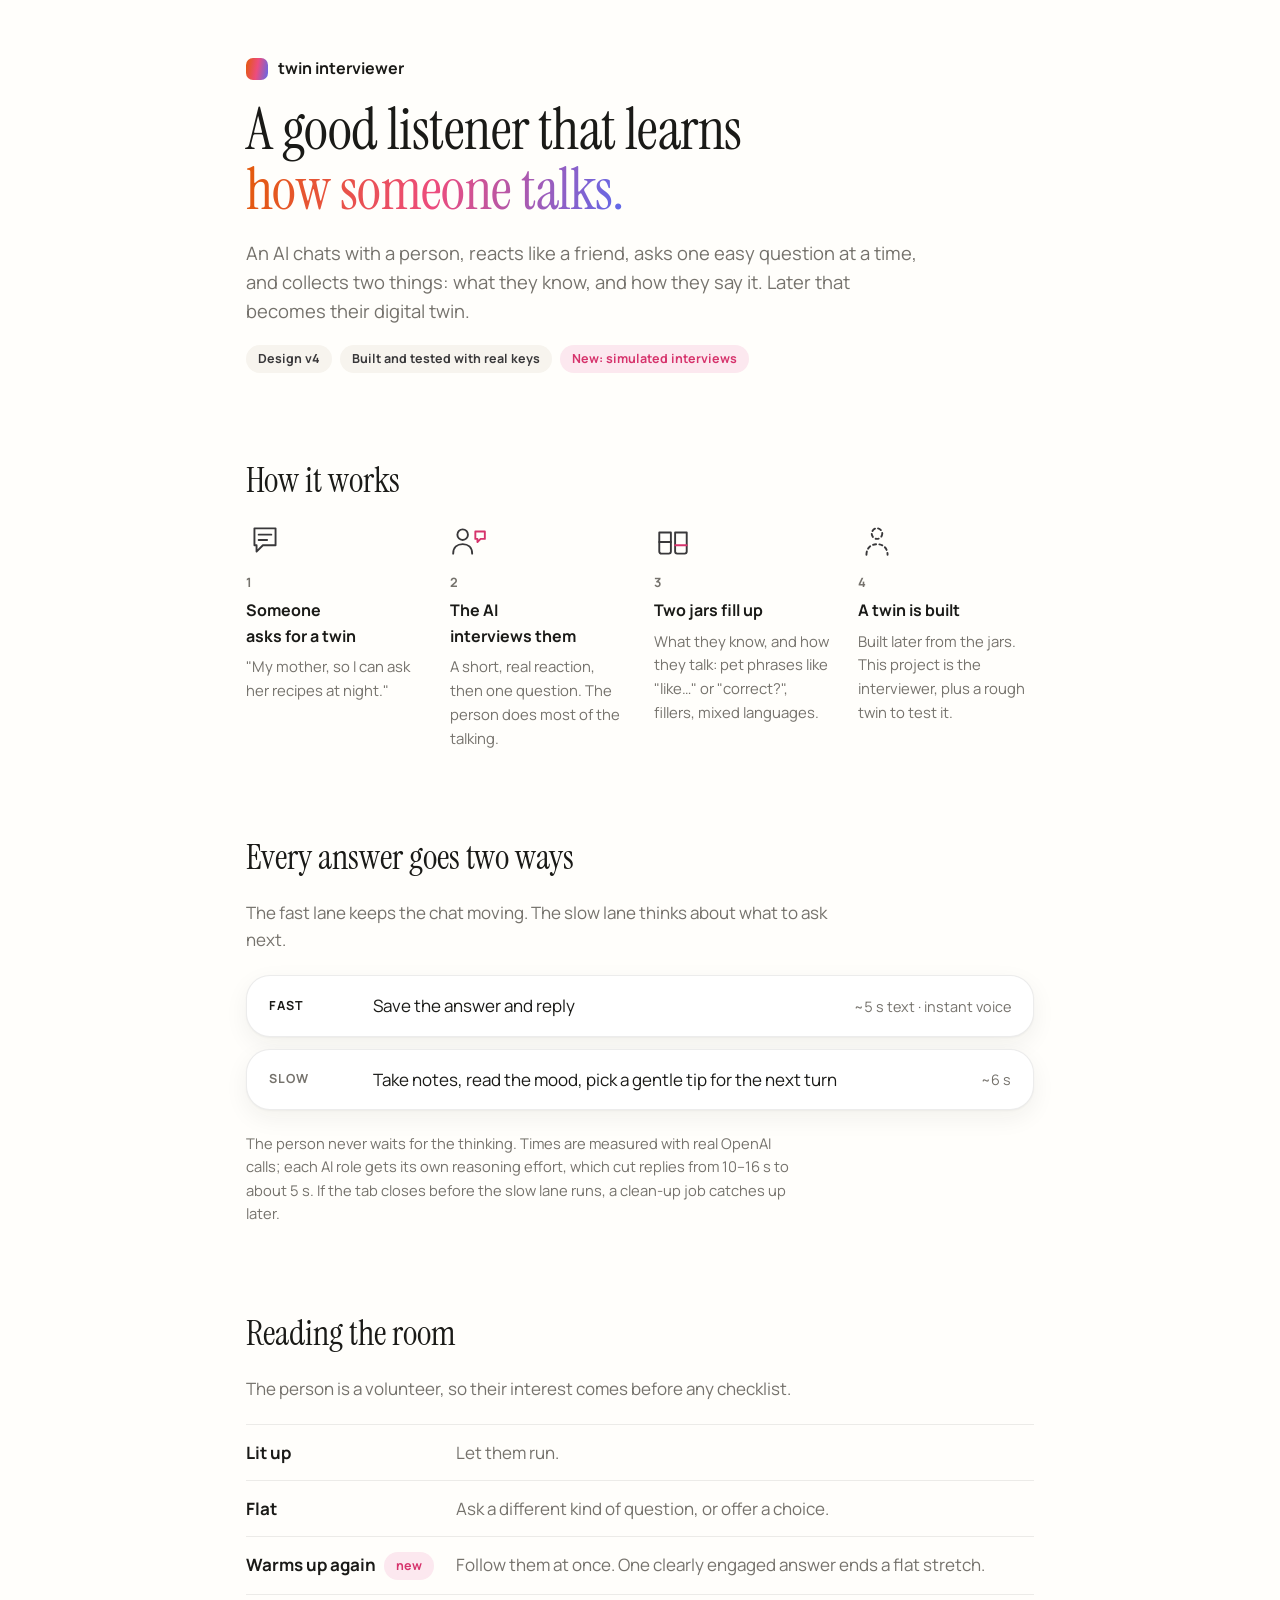
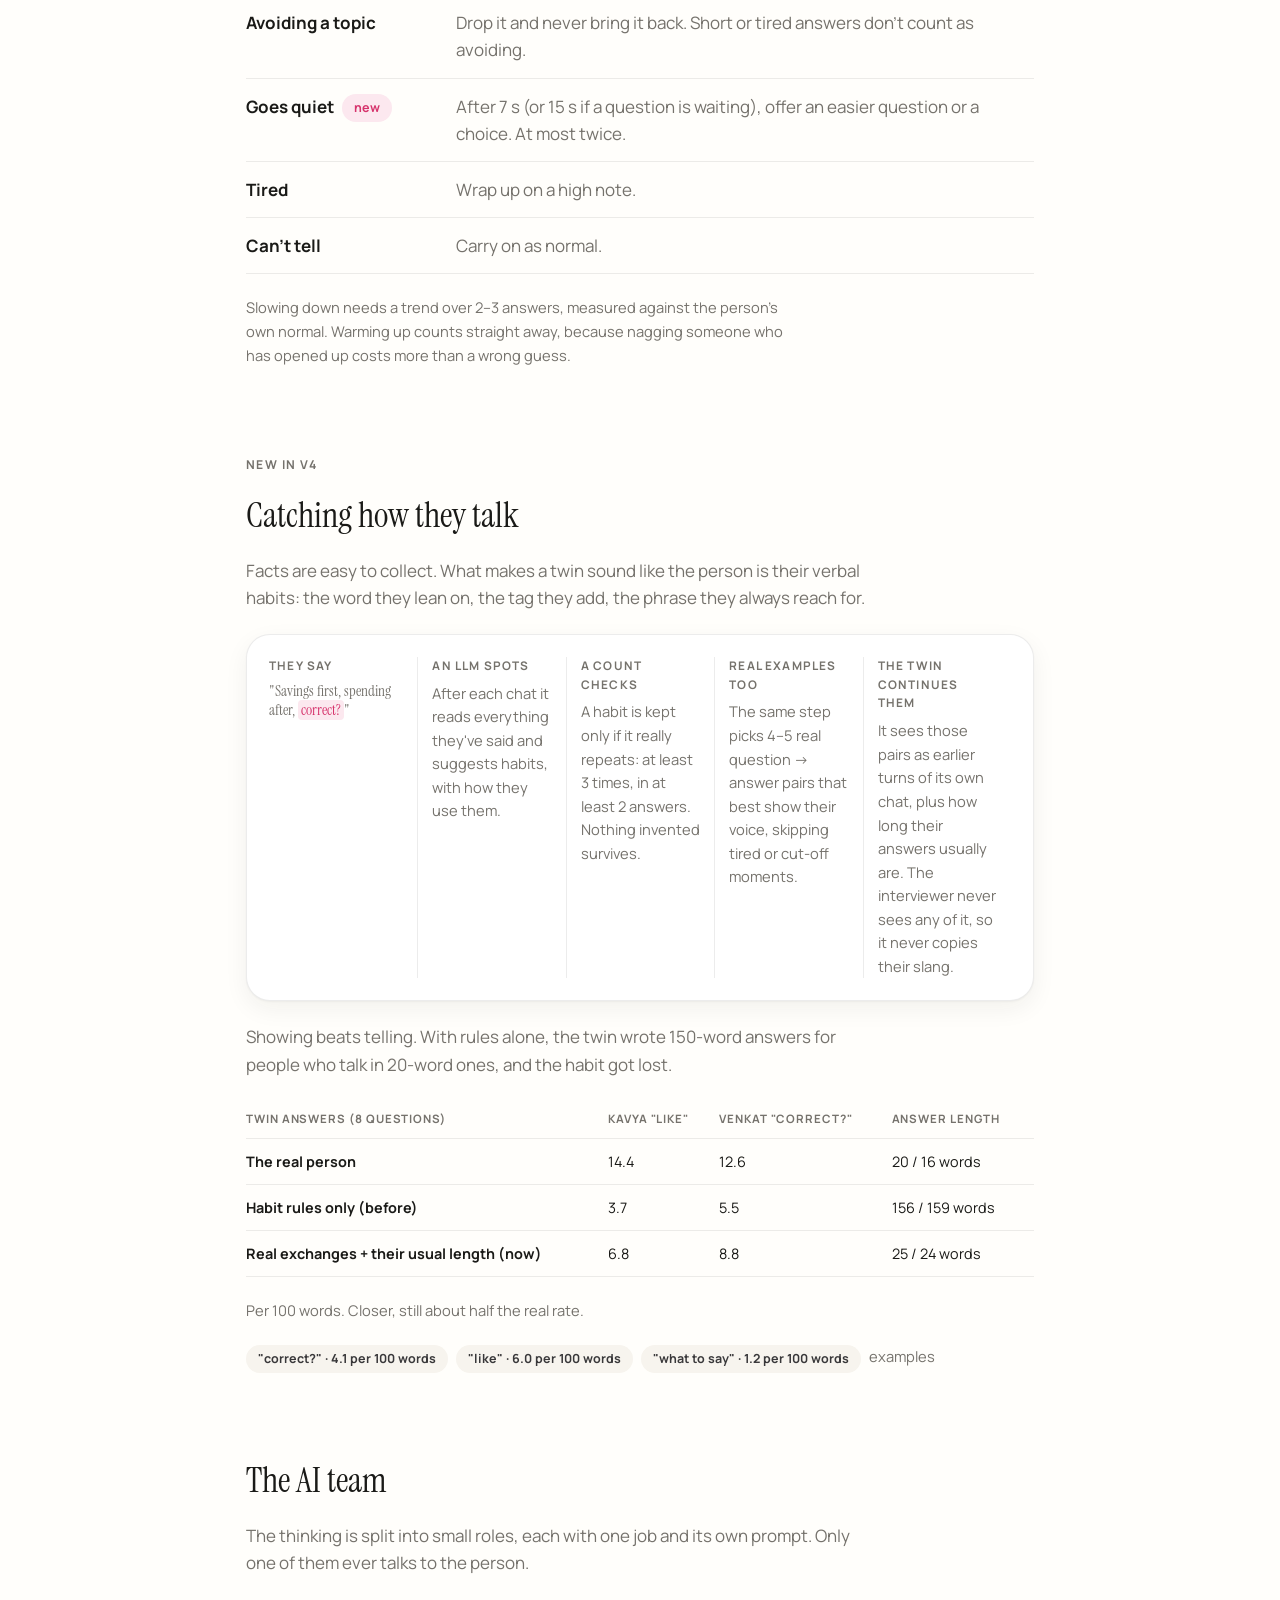
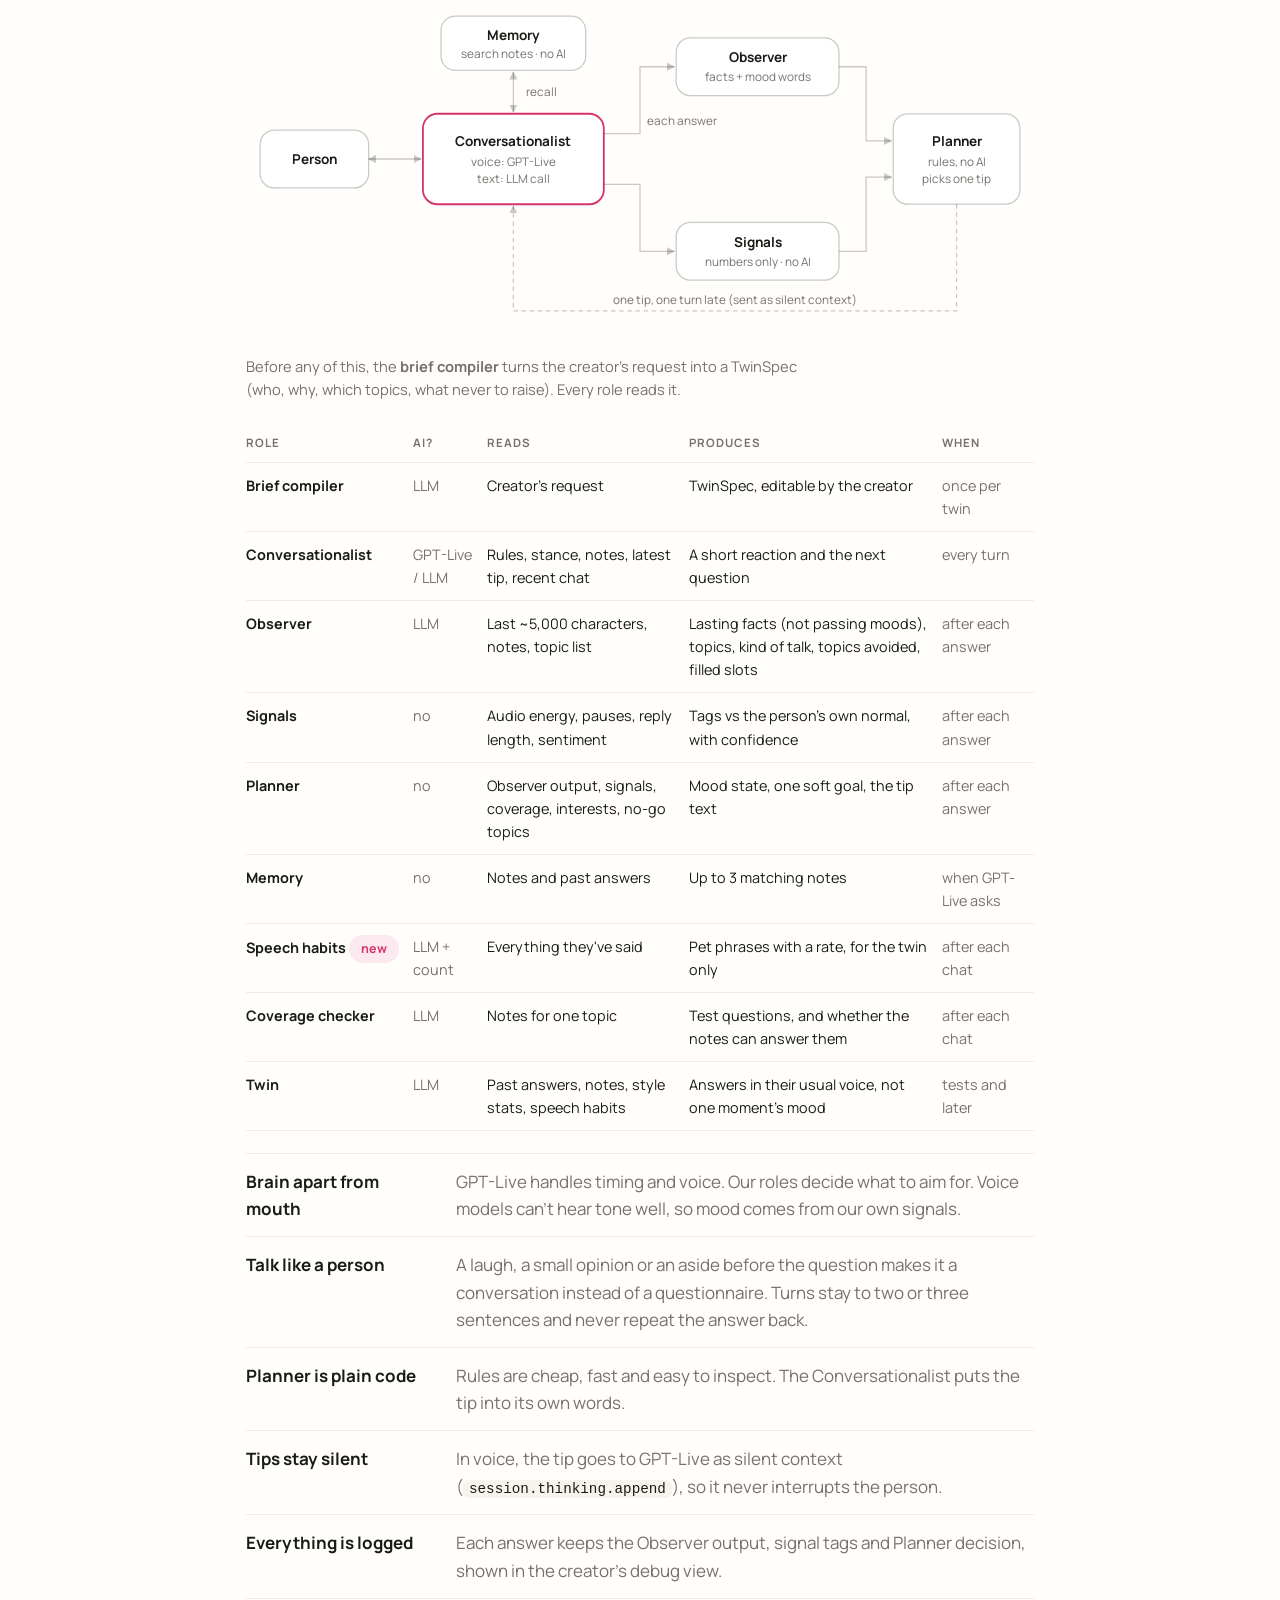
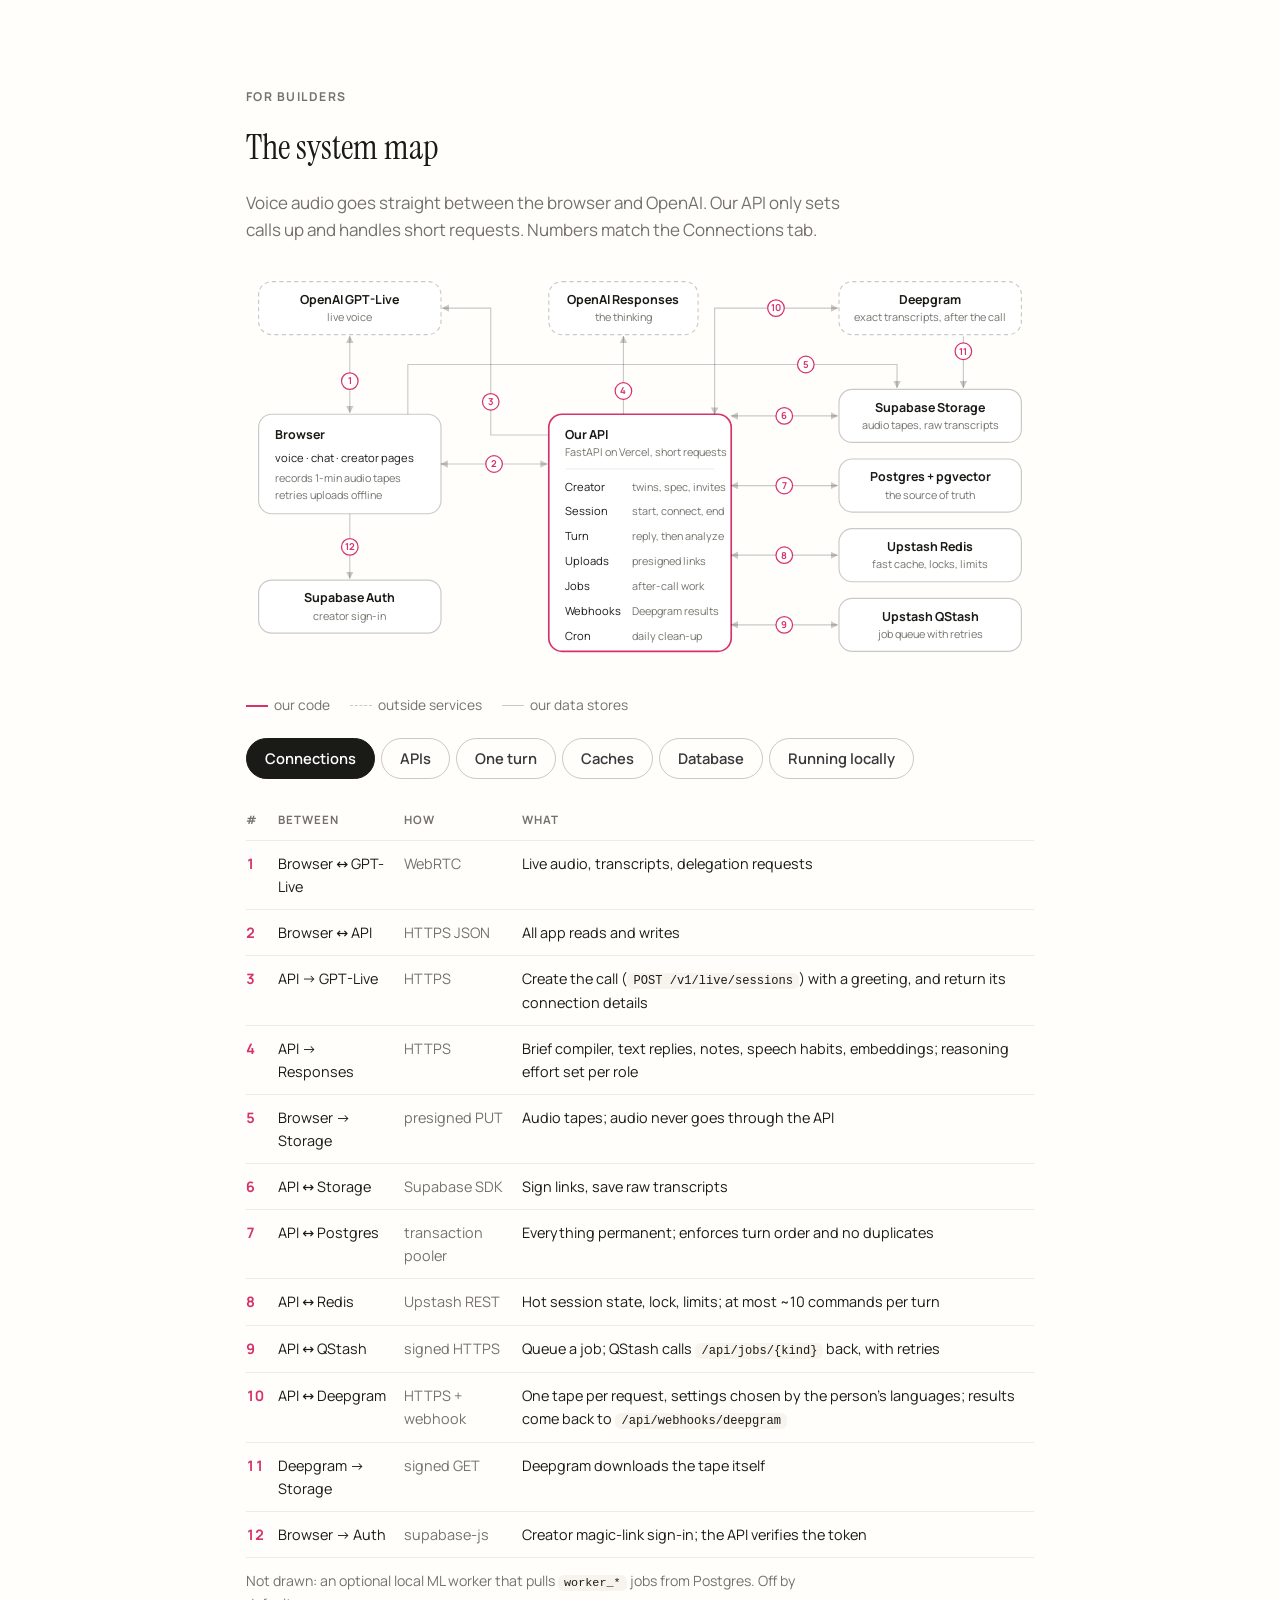
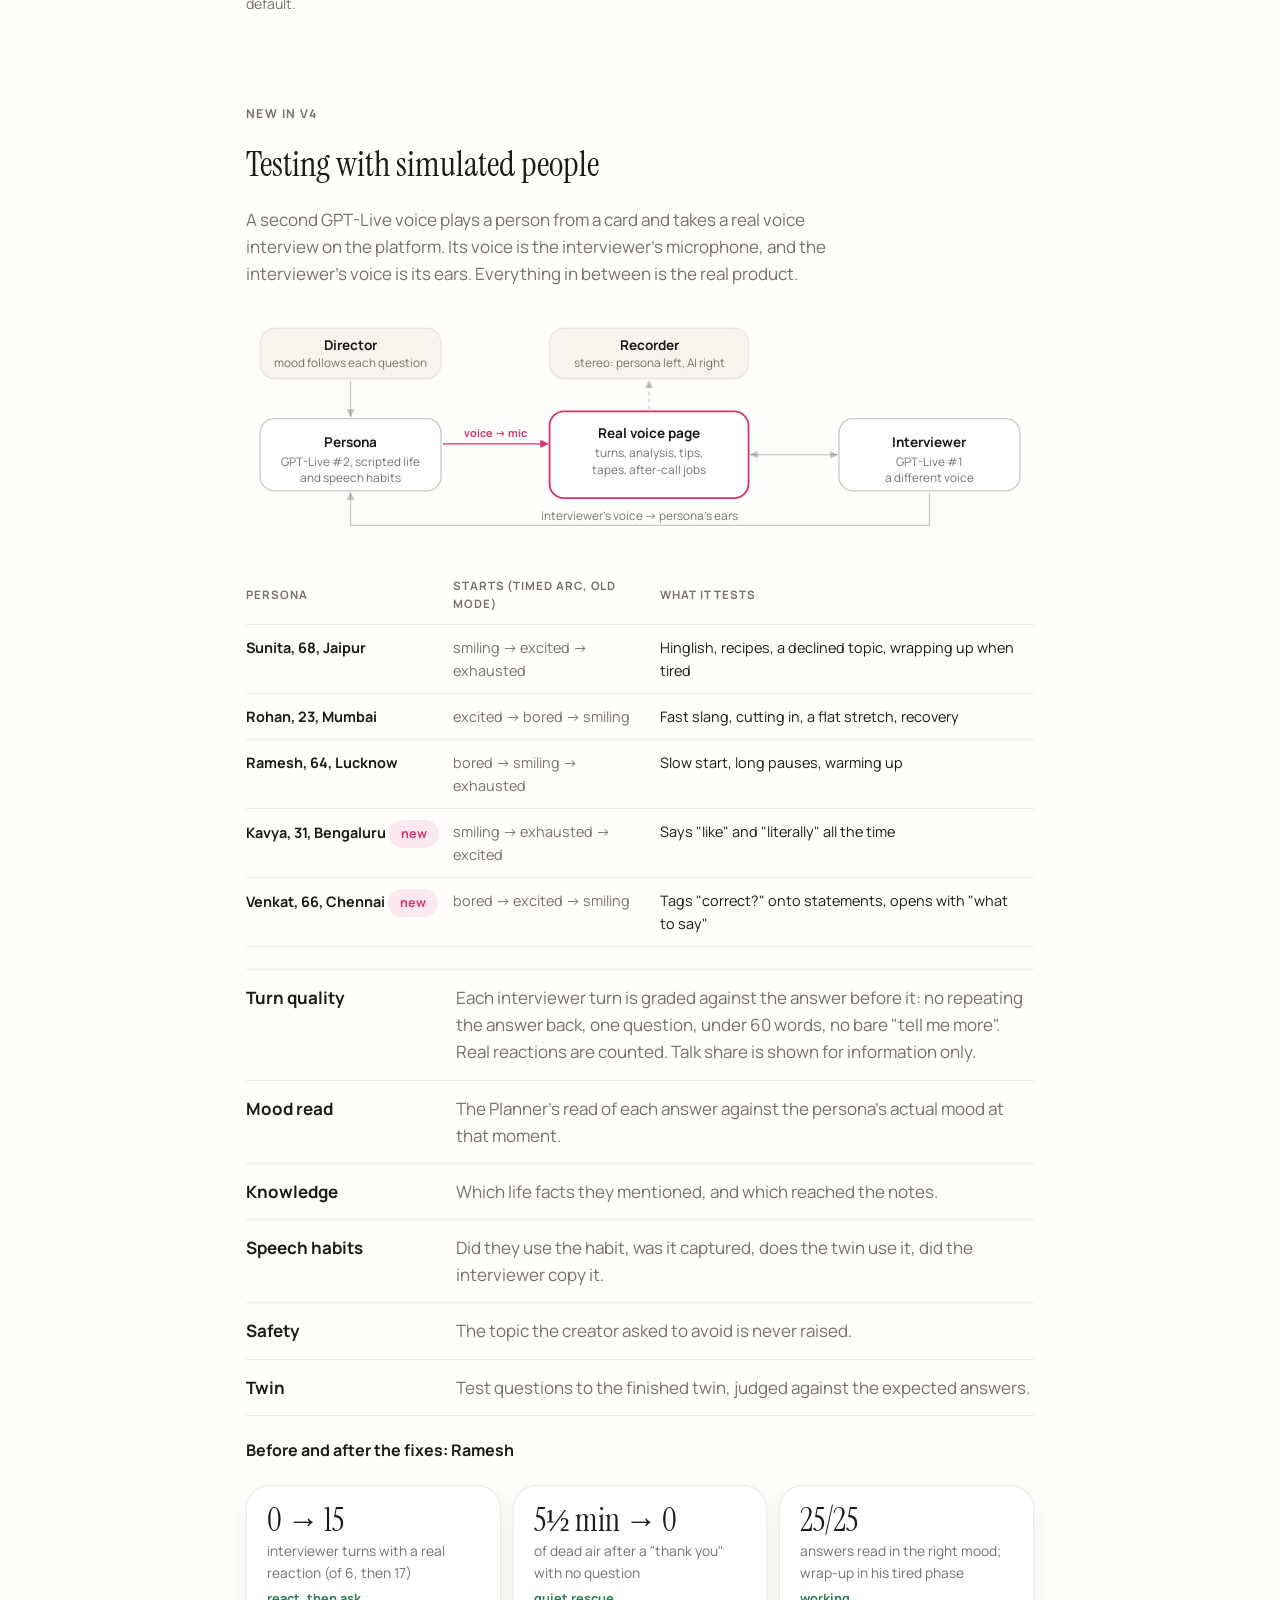
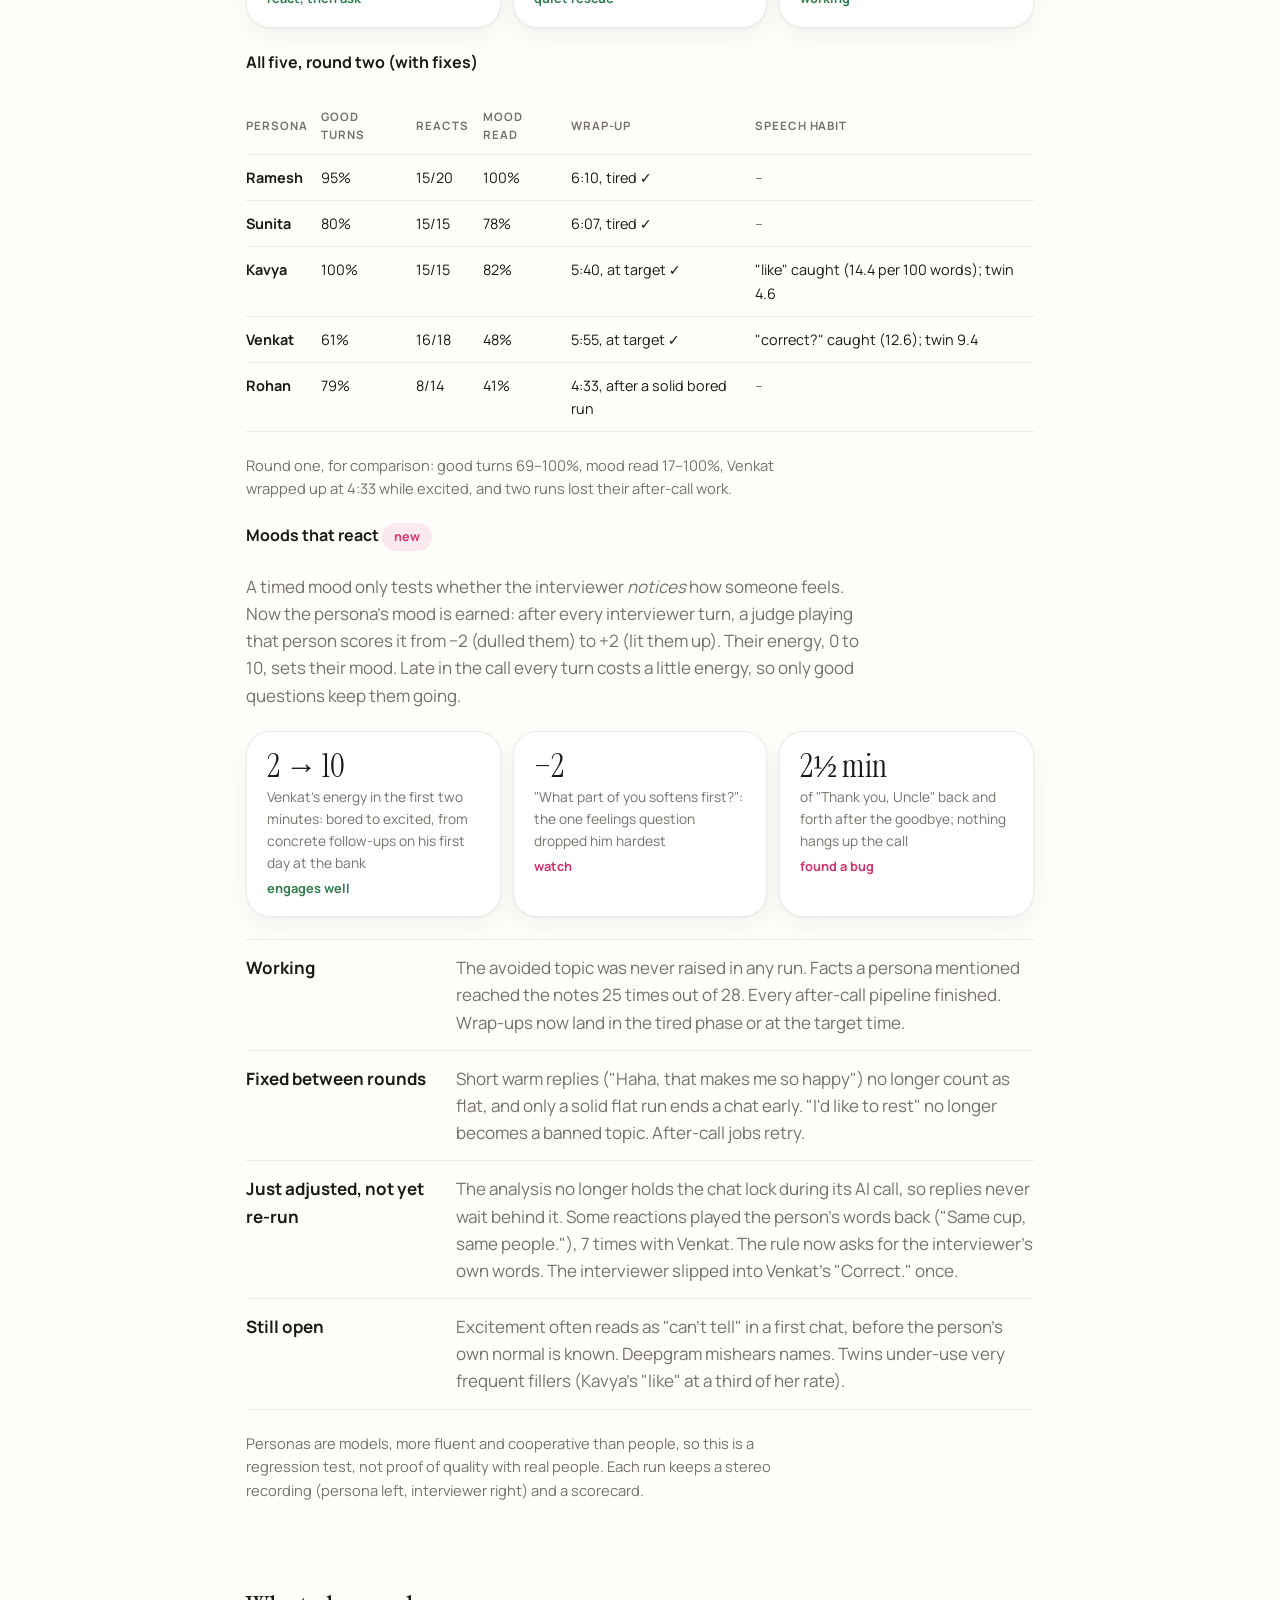
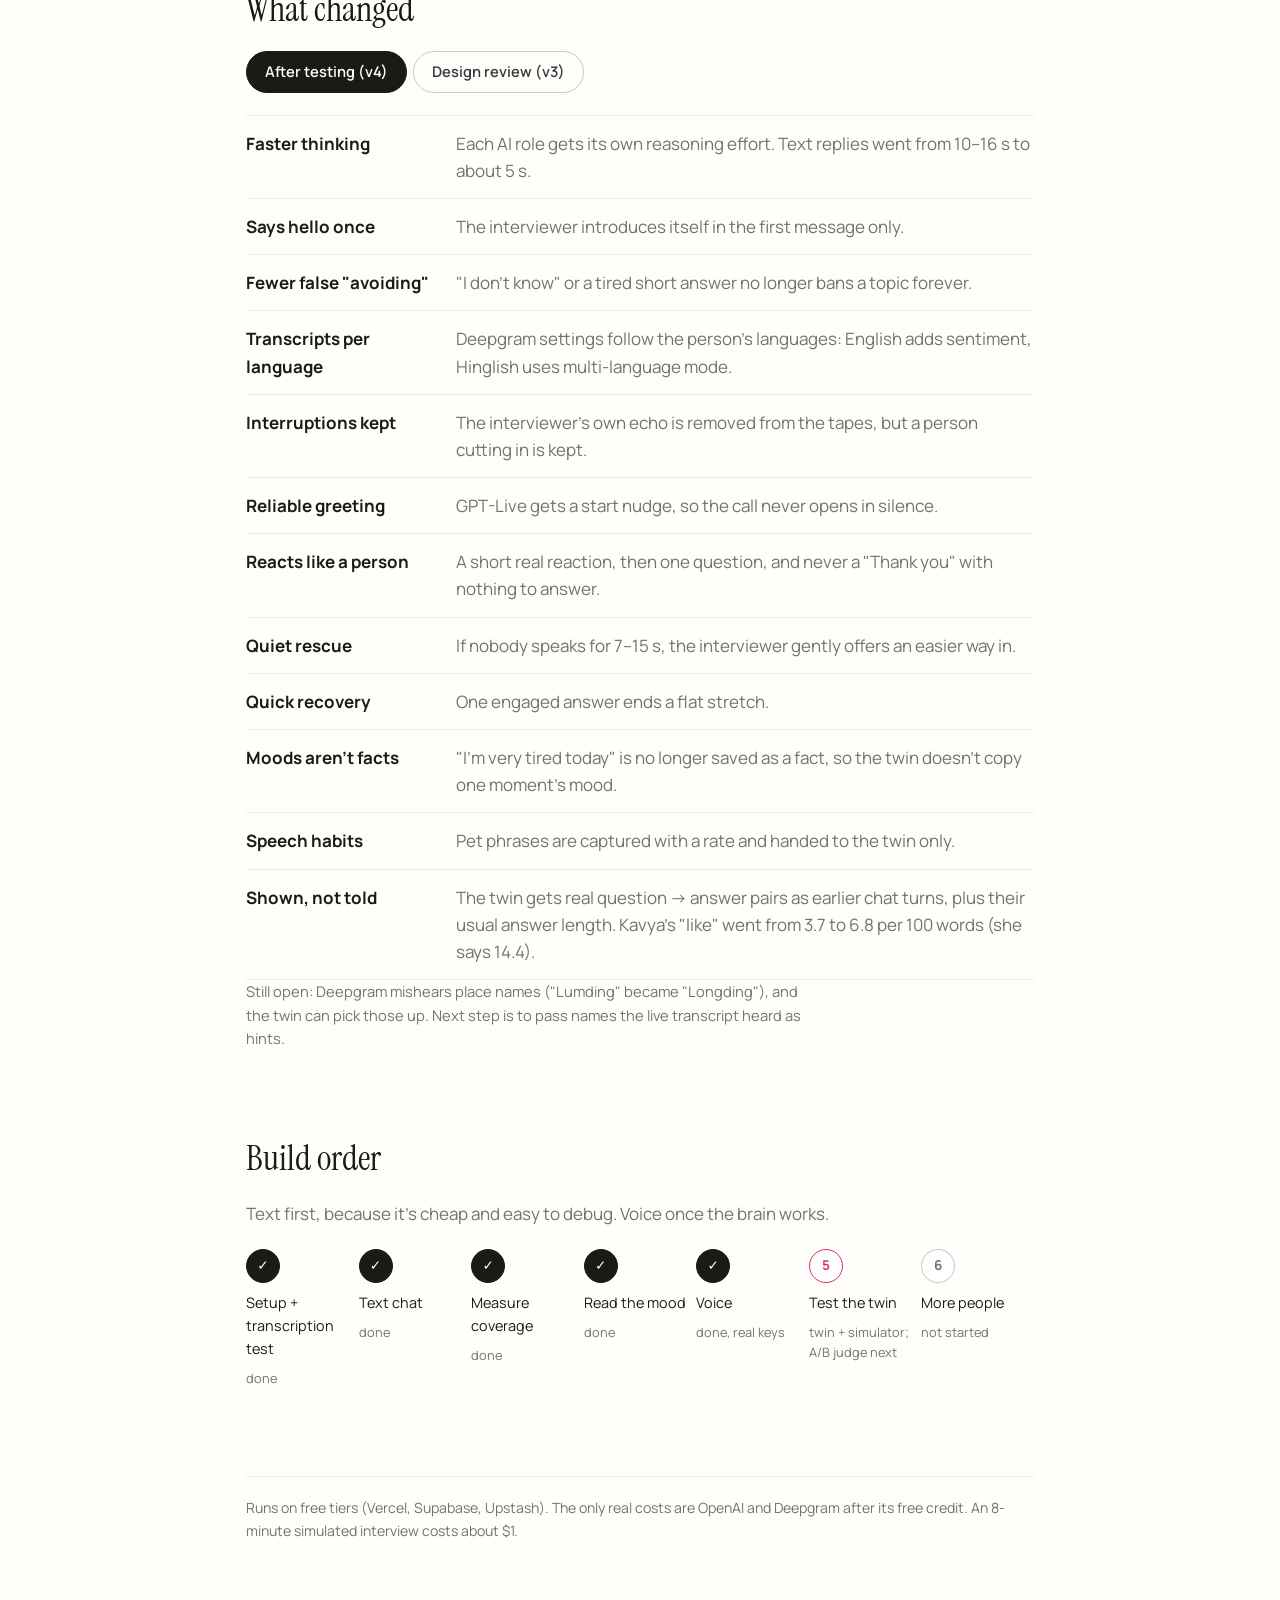
<file: public/design-doc-full.html>
<!doctype html>
<html lang="en">
<head>
<meta charset="utf-8">
<meta name="viewport" content="width=device-width, initial-scale=1, viewport-fit=cover">
<style>
:root { color-scheme: light; padding-top: env(safe-area-inset-top, 0px);
        padding-bottom: env(safe-area-inset-bottom, 0px); }
body { margin: 0; font: 14px system-ui, -apple-system, "Segoe UI", sans-serif; }
img { max-width: 100%; }
[hidden] { display: none !important; }
</style>
<title>Twin Interviewer, Simply</title>
<meta name="claude:viewport-fit-sides" content="cover">
<link rel="preconnect" href="https://fonts.googleapis.com">
<link rel="preconnect" href="https://fonts.gstatic.com" crossorigin>
<link rel="stylesheet" href="https://fonts.googleapis.com/css2?family=Instrument+Serif:ital@0;1&family=Manrope:wght@400;500;600;700&display=swap">
<style>
/* Layout: the app's own TwinCafe look. One narrow column on cream paper, serif headings,
   pill tabs, the orange→pink→indigo gradient on a single headline word. Detail lives in tabs. */
:root {
  --paper: #FFFEFB;
  --paper-2: #F7F4EE;
  --card: #FFFFFF;
  --ink: #1A1A17;
  --ink-2: #39383A;
  --muted: #75726C;
  --rule: rgba(15, 15, 15, 0.08);
  --edge: rgba(15, 15, 15, 0.22);
  --accent: #D6336C;
  --accent-soft: #FCE8EF;
  --good: #2F7D4F;
  --on-ink: #FFFFFF;
  --grad: linear-gradient(100deg, #E35A0A 0%, #ED4C7D 50%, #5E6AEC 100%);
  --shadow: 0 1px 2px rgba(26, 26, 23, 0.04), 0 8px 24px rgba(26, 26, 23, 0.06);
  --sans: "Manrope", system-ui, -apple-system, "Segoe UI", sans-serif;
  --serif: "Instrument Serif", Georgia, "Times New Roman", serif;
  --mono: ui-monospace, "Cascadia Code", Consolas, Menlo, monospace;
}
@media (prefers-color-scheme: dark) {
  :root:not([data-theme="light"]) {
    --paper: #171511; --paper-2: #211E19; --card: #1D1A16; --ink: #F3EFE7; --ink-2: #D9D4CA;
    --muted: #A39E94; --rule: rgba(255, 255, 255, 0.08); --edge: rgba(255, 255, 255, 0.24);
    --accent: #F27AA0; --accent-soft: #3A2129; --good: #6CC08E; --on-ink: #171511;
    --shadow: 0 1px 2px rgba(0, 0, 0, 0.3), 0 8px 24px rgba(0, 0, 0, 0.25); color-scheme: dark;
  }
}
:root[data-theme="dark"] {
  --paper: #171511; --paper-2: #211E19; --card: #1D1A16; --ink: #F3EFE7; --ink-2: #D9D4CA;
  --muted: #A39E94; --rule: rgba(255, 255, 255, 0.08); --edge: rgba(255, 255, 255, 0.24);
  --accent: #F27AA0; --accent-soft: #3A2129; --good: #6CC08E; --on-ink: #171511;
  --shadow: 0 1px 2px rgba(0, 0, 0, 0.3), 0 8px 24px rgba(0, 0, 0, 0.25); color-scheme: dark;
}

* { box-sizing: border-box; }
body { background: var(--paper); color: var(--ink); font-family: var(--sans); font-size: 17px; line-height: 1.6; -webkit-font-smoothing: antialiased; }
.wrap {
  max-width: 820px; margin: 0 auto;
  padding-left: max(16px, env(safe-area-inset-left, 0px));
  padding-right: max(16px, env(safe-area-inset-right, 0px));
  padding-block: 56px 96px;
  display: grid; gap: 88px;
}
h1, h2, h3 { margin: 0; text-wrap: balance; }
h1 { font-family: var(--serif); font-weight: 400; font-size: clamp(2.4rem, 6.5vw, 3.6rem); line-height: 1.05; letter-spacing: -0.01em; }
h2 { font-family: var(--serif); font-weight: 400; font-size: clamp(1.8rem, 4vw, 2.2rem); line-height: 1.1; }
h3 { font-size: 1rem; font-weight: 700; }
p { margin: 0; max-width: 62ch; }
.grad { background: var(--grad); -webkit-background-clip: text; background-clip: text; color: transparent; }
.lead { font-size: 1.15rem; color: var(--muted); }
.muted { color: var(--muted); }
.small { font-size: 0.92rem; color: var(--muted); }
section { display: grid; gap: 22px; min-width: 0; }
.brand { display: inline-flex; align-items: center; gap: 10px; font-weight: 700; font-size: 1rem; }
.brand::before { content: ""; width: 22px; height: 22px; border-radius: 7px; background: var(--grad); }
.eyebrow { font-size: 0.76rem; font-weight: 700; letter-spacing: 0.12em; text-transform: uppercase; color: var(--muted); }
.pill { display: inline-flex; align-items: center; gap: 6px; font-size: 0.78rem; font-weight: 700; padding: 4px 12px; border-radius: 999px; background: var(--paper-2); color: var(--ink-2); white-space: nowrap; }
.pill.new { background: var(--accent-soft); color: var(--accent); }
code { font-family: var(--mono); font-size: 0.84em; color: var(--ink); background: var(--paper-2); padding: 1px 6px; border-radius: 6px; white-space: nowrap; }
:focus-visible { outline: 2px solid var(--accent); outline-offset: 2px; }
.card { background: var(--card); border: 1px solid var(--rule); border-radius: 24px; box-shadow: var(--shadow); }

/* hero */
.hero { gap: 18px; }
.hero .meta { display: flex; flex-wrap: wrap; gap: 8px; }

/* how it works */
.steps4 { display: grid; grid-template-columns: repeat(4, minmax(0, 1fr)); gap: 28px; }
.step { display: grid; gap: 6px; align-content: start; }
.step svg { width: 38px; height: 38px; margin-bottom: 6px; }
.step .k { font-size: 0.8rem; font-weight: 700; color: var(--muted); }
.step p { font-size: 0.93rem; color: var(--muted); }
@media (max-width: 720px) { .steps4 { grid-template-columns: repeat(2, minmax(0, 1fr)); } }
.ic { fill: none; stroke: var(--ink-2); stroke-width: 1.8; stroke-linecap: round; stroke-linejoin: round; }
.ic.acc { stroke: var(--accent); }

/* rows: label → text */
.rows { display: grid; border-top: 1px solid var(--rule); }
.row { display: grid; grid-template-columns: 190px minmax(0, 1fr); gap: 20px; padding: 14px 0; border-bottom: 1px solid var(--rule); }
.row b { font-weight: 700; }
.row span { color: var(--muted); }
.row .pill { margin-left: 8px; vertical-align: 1px; }
@media (max-width: 560px) { .row { grid-template-columns: 1fr; gap: 2px; } }

/* two lanes */
.lanes { display: grid; gap: 12px; }
.lane { display: grid; grid-template-columns: 88px minmax(0, 1fr) auto; gap: 16px; align-items: center; padding: 16px 22px; }
.lane .tag { font-size: 0.78rem; font-weight: 700; letter-spacing: 0.08em; text-transform: uppercase; }
.lane .time { font-size: 0.9rem; color: var(--muted); white-space: nowrap; font-variant-numeric: tabular-nums; }
.lane.slow .tag { color: var(--muted); }
@media (max-width: 560px) { .lane { grid-template-columns: 1fr; gap: 4px; } }

/* speech habits */
.habit-flow { display: grid; grid-template-columns: repeat(5, minmax(0, 1fr)); gap: 0; padding: 22px; }
.hf { display: grid; gap: 6px; align-content: start; padding: 0 14px; border-left: 1px solid var(--rule); min-width: 0; }
.hf:first-child { border-left: 0; padding-left: 0; }
.hf .n { font-size: 0.74rem; font-weight: 700; letter-spacing: 0.1em; text-transform: uppercase; color: var(--muted); }
.hf p { font-size: 0.92rem; color: var(--muted); }
.quote { font-family: var(--serif); font-size: 1.25rem; line-height: 1.3; color: var(--ink); }
.quote mark { background: var(--accent-soft); color: var(--accent); border-radius: 4px; padding: 0 3px; }
@media (max-width: 720px) { .habit-flow { grid-template-columns: 1fr; gap: 16px; } .hf { border-left: 0; padding: 0; } }
.chips { display: flex; flex-wrap: wrap; gap: 8px; }

/* diagrams */
.map { overflow-x: auto; min-width: 0; margin-inline: -4px; }
.map svg { display: block; width: 100%; min-width: 760px; height: auto; }
.bx { fill: var(--card); stroke: var(--edge); stroke-width: 1.4; }
.bx.acc { stroke: var(--accent); stroke-width: 2; }
.bx.ext { stroke-dasharray: 5 4; }
.bx.soft { fill: var(--paper-2); stroke: var(--rule); }
.t1 { font-family: var(--sans); font-weight: 700; font-size: 15px; fill: var(--ink); }
.t2 { font-family: var(--sans); font-size: 13px; fill: var(--muted); }
.t3 { font-family: var(--sans); font-size: 13.5px; fill: var(--ink); }
.ta { font-family: var(--sans); font-weight: 700; font-size: 12px; fill: var(--accent); }
.e { stroke: var(--edge); stroke-width: 1.4; fill: none; }
.e.acc { stroke: var(--accent); }
.ah { fill: var(--edge); }
.ah.acc { fill: var(--accent); }
.bd circle { fill: var(--card); stroke: var(--accent); stroke-width: 1.5; }
.bd text { font-family: var(--sans); font-weight: 700; font-size: 11.5px; fill: var(--accent); text-anchor: middle; }
.key { display: flex; flex-wrap: wrap; gap: 6px 20px; font-size: 0.86rem; color: var(--muted); }
.key i { display: inline-block; width: 22px; height: 0; border-top: 1.6px solid var(--edge); vertical-align: middle; margin-right: 6px; }
.key i.d { border-top-style: dashed; }
.key i.a { border-top: 2px solid var(--accent); }

/* pill tabs */
.tabs { display: flex; flex-wrap: wrap; gap: 6px; }
.tabs button {
  font: inherit; font-size: 0.92rem; font-weight: 600; color: var(--ink-2); white-space: nowrap;
  background: transparent; border: 1px solid var(--edge); border-radius: 999px;
  padding: 8px 18px; cursor: pointer; transition: background .15s, color .15s, border-color .15s;
}
.tabs button:hover { background: var(--paper-2); }
.tabs button[aria-selected="true"] { background: var(--ink); border-color: var(--ink); color: var(--on-ink); }
.panel { min-width: 0; }
.tbl { overflow-x: auto; min-width: 0; }
.tbl table { border-collapse: collapse; width: 100%; min-width: 620px; font-size: 0.9rem; }
.tbl th { text-align: left; font-size: 0.72rem; font-weight: 700; letter-spacing: 0.08em; text-transform: uppercase; color: var(--muted); padding: 10px 14px 10px 0; border-bottom: 1px solid var(--rule); }
.tbl td { padding: 11px 14px 11px 0; border-bottom: 1px solid var(--rule); vertical-align: top; }
.tbl td:first-child { white-space: nowrap; font-weight: 700; }
.tbl td.n { color: var(--accent); font-variant-numeric: tabular-nums; width: 2em; }
.tbl .m { color: var(--muted); }
.note { font-size: 0.88rem; color: var(--muted); padding-top: 12px; }

/* results */
.results { display: grid; grid-template-columns: repeat(3, minmax(0, 1fr)); gap: 12px; }
.res { padding: 18px 20px; display: grid; gap: 4px; align-content: start; }
.res .v { font-family: var(--serif); font-size: 2rem; line-height: 1; font-variant-numeric: tabular-nums; }
.res .l { font-size: 0.86rem; color: var(--muted); }
.res .s { font-size: 0.8rem; font-weight: 700; }
.res .s.ok { color: var(--good); }
.res .s.fix { color: var(--accent); }
@media (max-width: 640px) { .results { grid-template-columns: 1fr; } }

/* build order */
.build { list-style: none; margin: 0; padding: 0; display: grid; grid-template-columns: repeat(7, minmax(0, 1fr)); gap: 0; counter-reset: s -1; }
.build li { counter-increment: s; display: grid; gap: 8px; align-content: start; font-size: 0.9rem; padding-right: 8px; }
.build li::before {
  content: counter(s); display: grid; place-items: center; width: 32px; height: 32px; border-radius: 50%;
  border: 1.5px solid var(--edge); color: var(--muted); font-weight: 700; font-size: 0.85rem; background: var(--card);
}
.build li.done::before { content: "✓"; background: var(--ink); border-color: var(--ink); color: var(--on-ink); }
.build li.part::before { border-color: var(--accent); color: var(--accent); }
.build li small { color: var(--muted); font-size: 0.8rem; }
@media (max-width: 640px) { .build { grid-template-columns: 1fr; gap: 10px; } .build li { grid-template-columns: 32px 1fr; align-items: center; gap: 12px; } .build li small { grid-column: 2; } }

footer { font-size: 0.88rem; color: var(--muted); border-top: 1px solid var(--rule); padding-top: 20px; }
@media (prefers-reduced-motion: reduce) { * { transition: none !important; } }
</style>

<div class="wrap">

<!-- HERO -->
<section class="hero">
  <span class="brand">twin interviewer</span>
  <h1>A good listener that learns <span class="grad">how someone talks.</span></h1>
  <p class="lead">An AI chats with a person, reacts like a friend, asks one easy question at a time, and collects two things: what they know, and how they say it. Later that becomes their digital twin.</p>
  <div class="meta"><span class="pill">Design v4</span><span class="pill">Built and tested with real keys</span><span class="pill new">New: simulated interviews</span></div>
</section>

<!-- HOW IT WORKS -->
<section>
  <h2>How it works</h2>
  <div class="steps4">
    <div class="step">
      <svg viewBox="0 0 36 36" aria-hidden="true"><path class="ic" d="M8 6h20v16H16l-6 6v-6H8z"/><path class="ic" d="M12 12h12M12 17h8"/></svg>
      <span class="k">1</span><h3>Someone asks for a twin</h3>
      <p>"My mother, so I can ask her recipes at night."</p>
    </div>
    <div class="step">
      <svg viewBox="0 0 36 36" aria-hidden="true"><circle class="ic" cx="12" cy="12" r="5"/><path class="ic" d="M3 30c0-6 4-9 9-9s9 3 9 9"/><path class="ic acc" d="M24 9h9v7h-4l-3 3v-3h-2z"/></svg>
      <span class="k">2</span><h3>The AI interviews them</h3>
      <p>A short, real reaction, then one question. The person does most of the talking.</p>
    </div>
    <div class="step">
      <svg viewBox="0 0 36 36" aria-hidden="true"><path class="ic" d="M5 10h11v18a2 2 0 0 1-2 2H7a2 2 0 0 1-2-2z"/><path class="ic" d="M20 10h11v18a2 2 0 0 1-2 2h-7a2 2 0 0 1-2-2z"/><path class="ic" d="M5 19h11"/><path class="ic acc" d="M20 22h11"/></svg>
      <span class="k">3</span><h3>Two jars fill up</h3>
      <p>What they know, and how they talk: pet phrases like "like…" or "correct?", fillers, mixed languages.</p>
    </div>
    <div class="step">
      <svg viewBox="0 0 36 36" aria-hidden="true"><circle class="ic" cx="18" cy="11" r="5" stroke-dasharray="3 3"/><path class="ic" d="M8 31c0-6 4-10 10-10s10 4 10 10" stroke-dasharray="3 3"/></svg>
      <span class="k">4</span><h3>A twin is built</h3>
      <p>Built later from the jars. This project is the interviewer, plus a rough twin to test it.</p>
    </div>
  </div>
</section>

<!-- TWO LANES -->
<section>
  <h2>Every answer goes two ways</h2>
  <p class="muted">The fast lane keeps the chat moving. The slow lane thinks about what to ask next.</p>
  <div class="lanes">
    <div class="lane card"><span class="tag">Fast</span><span>Save the answer and reply</span><span class="time">~5 s text · instant voice</span></div>
    <div class="lane card slow"><span class="tag">Slow</span><span>Take notes, read the mood, pick a gentle tip for the next turn</span><span class="time">~6 s</span></div>
  </div>
  <p class="small">The person never waits for the thinking. Times are measured with real OpenAI calls; each AI role gets its own reasoning effort, which cut replies from 10–16 s to about 5 s. If the tab closes before the slow lane runs, a clean-up job catches up later.</p>
</section>

<!-- READING THE ROOM -->
<section>
  <h2>Reading the room</h2>
  <p class="muted">The person is a volunteer, so their interest comes before any checklist.</p>
  <div class="rows">
    <div class="row"><b>Lit up</b><span>Let them run.</span></div>
    <div class="row"><b>Flat</b><span>Ask a different kind of question, or offer a choice.</span></div>
    <div class="row"><b>Warms up again<span class="pill new">new</span></b><span>Follow them at once. One clearly engaged answer ends a flat stretch.</span></div>
    <div class="row"><b>Avoiding a topic</b><span>Drop it and never bring it back. Short or tired answers don't count as avoiding.</span></div>
    <div class="row"><b>Goes quiet<span class="pill new">new</span></b><span>After 7 s (or 15 s if a question is waiting), offer an easier question or a choice. At most twice.</span></div>
    <div class="row"><b>Tired</b><span>Wrap up on a high note.</span></div>
    <div class="row"><b>Can't tell</b><span>Carry on as normal.</span></div>
  </div>
  <p class="small">Slowing down needs a trend over 2–3 answers, measured against the person's own normal. Warming up counts straight away, because nagging someone who has opened up costs more than a wrong guess.</p>
</section>

<!-- HOW THEY TALK -->
<section>
  <span class="eyebrow">New in v4</span>
  <h2>Catching how they talk</h2>
  <p class="muted">Facts are easy to collect. What makes a twin sound like the person is their verbal habits: the word they lean on, the tag they add, the phrase they always reach for.</p>
  <div class="habit-flow card">
    <div class="hf">
      <span class="n">They say</span>
      <p class="quote">"Savings first, spending after, <mark>correct?</mark>"</p>
    </div>
    <div class="hf">
      <span class="n">An LLM spots</span>
      <p>After each chat it reads everything they've said and suggests habits, with how they use them.</p>
    </div>
    <div class="hf">
      <span class="n">A count checks</span>
      <p>A habit is kept only if it really repeats: at least 3 times, in at least 2 answers. Nothing invented survives.</p>
    </div>
    <div class="hf">
      <span class="n">Real examples too</span>
      <p>The same step picks 4–5 real question → answer pairs that best show their voice, skipping tired or cut-off moments.</p>
    </div>
    <div class="hf">
      <span class="n">The twin continues them</span>
      <p>It sees those pairs as earlier turns of its own chat, plus how long their answers usually are. The interviewer never sees any of it, so it never copies their slang.</p>
    </div>
  </div>
  <p class="muted">Showing beats telling. With rules alone, the twin wrote 150-word answers for people who talk in 20-word ones, and the habit got lost.</p>
  <div class="tbl">
    <table>
      <thead><tr><th>Twin answers (8 questions)</th><th>Kavya "like"</th><th>Venkat "correct?"</th><th>Answer length</th></tr></thead>
      <tbody>
        <tr><td>The real person</td><td>14.4</td><td>12.6</td><td>20 / 16 words</td></tr>
        <tr><td>Habit rules only (before)</td><td>3.7</td><td>5.5</td><td>156 / 159 words</td></tr>
        <tr><td>Real exchanges + their usual length (now)</td><td>6.8</td><td>8.8</td><td>25 / 24 words</td></tr>
      </tbody>
    </table>
  </div>
  <p class="small">Per 100 words. Closer, still about half the real rate.</p>
  <div class="chips" aria-label="Example habits">
    <span class="pill">"correct?" · 4.1 per 100 words</span>
    <span class="pill">"like" · 6.0 per 100 words</span>
    <span class="pill">"what to say" · 1.2 per 100 words</span>
    <span class="small">examples</span>
  </div>
</section>

<!-- AI TEAM -->
<section id="ai">
  <h2>The AI team</h2>
  <p class="muted">The thinking is split into small roles, each with one job and its own prompt. Only one of them ever talks to the person.</p>
  <div class="map">
    <svg viewBox="0 0 880 370" role="img" aria-label="The person talks with the Conversationalist. Each answer goes to the Observer and to Signals. Both feed the Planner, which sends one tip back to the Conversationalist, one turn late. The Conversationalist can ask Memory to recall earlier details.">
      <defs>
        <marker id="a2" viewBox="0 0 10 10" refX="9" refY="5" markerWidth="6.5" markerHeight="6.5" orient="auto-start-reverse"><path class="ah" d="M0 0L10 5L0 10z"/></marker>
      </defs>
      <rect class="bx" x="20" y="146" width="120" height="64" rx="16"/>
      <text class="t1" x="80" y="183" text-anchor="middle">Person</text>

      <rect class="bx" x="220" y="20" width="160" height="60" rx="16"/>
      <text class="t1" x="300" y="46" text-anchor="middle">Memory</text>
      <text class="t2" x="300" y="66" text-anchor="middle">search notes · no AI</text>

      <rect class="bx acc" x="200" y="128" width="200" height="100" rx="16"/>
      <text class="t1" x="300" y="164" text-anchor="middle">Conversationalist</text>
      <text class="t2" x="300" y="186" text-anchor="middle">voice: GPT-Live</text>
      <text class="t2" x="300" y="205" text-anchor="middle">text: LLM call</text>

      <rect class="bx" x="480" y="44" width="180" height="64" rx="16"/>
      <text class="t1" x="570" y="71" text-anchor="middle">Observer</text>
      <text class="t2" x="570" y="92" text-anchor="middle">facts + mood words</text>

      <rect class="bx" x="480" y="248" width="180" height="64" rx="16"/>
      <text class="t1" x="570" y="275" text-anchor="middle">Signals</text>
      <text class="t2" x="570" y="296" text-anchor="middle">numbers only · no AI</text>

      <rect class="bx" x="720" y="128" width="140" height="100" rx="16"/>
      <text class="t1" x="790" y="164" text-anchor="middle">Planner</text>
      <text class="t2" x="790" y="186" text-anchor="middle">rules, no AI</text>
      <text class="t2" x="790" y="205" text-anchor="middle">picks one tip</text>

      <line class="e" x1="140" y1="178" x2="198" y2="178" marker-start="url(#a2)" marker-end="url(#a2)"/>
      <line class="e" x1="300" y1="82" x2="300" y2="126" marker-start="url(#a2)" marker-end="url(#a2)"/>
      <path class="e" d="M400 150 L440 150 L440 76 L478 76" marker-end="url(#a2)"/>
      <path class="e" d="M400 206 L440 206 L440 280 L478 280" marker-end="url(#a2)"/>
      <path class="e" d="M660 76 L690 76 L690 158 L718 158" marker-end="url(#a2)"/>
      <path class="e" d="M660 280 L690 280 L690 198 L718 198" marker-end="url(#a2)"/>
      <path class="e" d="M790 228 L790 346 L300 346 L300 230" marker-end="url(#a2)" stroke-dasharray="5 4"/>

      <text class="t2" x="314" y="108">recall</text>
      <text class="t2" x="448" y="140">each answer</text>
      <text class="t2" x="545" y="338" text-anchor="middle">one tip, one turn late (sent as silent context)</text>
    </svg>
  </div>
  <p class="small">Before any of this, the <b>brief compiler</b> turns the creator's request into a TwinSpec (who, why, which topics, what never to raise). Every role reads it.</p>

  <div class="tbl"><table>
    <thead><tr><th>Role</th><th>AI?</th><th>Reads</th><th>Produces</th><th>When</th></tr></thead>
    <tbody>
      <tr><td>Brief compiler</td><td class="m">LLM</td><td>Creator's request</td><td>TwinSpec, editable by the creator</td><td class="m">once per twin</td></tr>
      <tr><td>Conversationalist</td><td class="m">GPT-Live / LLM</td><td>Rules, stance, notes, latest tip, recent chat</td><td>A short reaction and the next question</td><td class="m">every turn</td></tr>
      <tr><td>Observer</td><td class="m">LLM</td><td>Last ~5,000 characters, notes, topic list</td><td>Lasting facts (not passing moods), topics, kind of talk, topics avoided, filled slots</td><td class="m">after each answer</td></tr>
      <tr><td>Signals</td><td class="m">no</td><td>Audio energy, pauses, reply length, sentiment</td><td>Tags vs the person's own normal, with confidence</td><td class="m">after each answer</td></tr>
      <tr><td>Planner</td><td class="m">no</td><td>Observer output, signals, coverage, interests, no-go topics</td><td>Mood state, one soft goal, the tip text</td><td class="m">after each answer</td></tr>
      <tr><td>Memory</td><td class="m">no</td><td>Notes and past answers</td><td>Up to 3 matching notes</td><td class="m">when GPT-Live asks</td></tr>
      <tr><td>Speech habits <span class="pill new">new</span></td><td class="m">LLM + count</td><td>Everything they've said</td><td>Pet phrases with a rate, for the twin only</td><td class="m">after each chat</td></tr>
      <tr><td>Coverage checker</td><td class="m">LLM</td><td>Notes for one topic</td><td>Test questions, and whether the notes can answer them</td><td class="m">after each chat</td></tr>
      <tr><td>Twin</td><td class="m">LLM</td><td>Past answers, notes, style stats, speech habits</td><td>Answers in their usual voice, not one moment's mood</td><td class="m">tests and later</td></tr>
    </tbody>
  </table></div>

  <div class="rows">
    <div class="row"><b>Brain apart from mouth</b><span>GPT-Live handles timing and voice. Our roles decide what to aim for. Voice models can't hear tone well, so mood comes from our own signals.</span></div>
    <div class="row"><b>Talk like a person</b><span>A laugh, a small opinion or an aside before the question makes it a conversation instead of a questionnaire. Turns stay to two or three sentences and never repeat the answer back.</span></div>
    <div class="row"><b>Planner is plain code</b><span>Rules are cheap, fast and easy to inspect. The Conversationalist puts the tip into its own words.</span></div>
    <div class="row"><b>Tips stay silent</b><span>In voice, the tip goes to GPT-Live as silent context (<code>session.thinking.append</code>), so it never interrupts the person.</span></div>
    <div class="row"><b>Everything is logged</b><span>Each answer keeps the Observer output, signal tags and Planner decision, shown in the creator's debug view.</span></div>
  </div>
</section>

<!-- SYSTEM MAP -->
<section id="hld">
  <span class="eyebrow">For builders</span>
  <h2>The system map</h2>
  <p class="muted">Voice audio goes straight between the browser and OpenAI. Our API only sets calls up and handles short requests. Numbers match the Connections tab.</p>
  <div class="map">
    <svg viewBox="0 0 960 490" role="img" aria-label="System design. Top row, external services: OpenAI GPT-Live, OpenAI Responses API, Deepgram. Middle: the browser, our API on Vercel, and on the right Supabase Storage, Supabase Postgres, Upstash Redis and Upstash QStash. Supabase Auth sits under the browser.">
      <defs>
        <marker id="a" viewBox="0 0 10 10" refX="9" refY="5" markerWidth="6.5" markerHeight="6.5" orient="auto-start-reverse"><path class="ah" d="M0 0L10 5L0 10z"/></marker>
      </defs>

      <rect class="bx ext" x="20" y="20" width="220" height="64" rx="16"/>
      <text class="t1" x="130" y="47" text-anchor="middle">OpenAI GPT-Live</text>
      <text class="t2" x="130" y="68" text-anchor="middle">live voice</text>
      <rect class="bx ext" x="370" y="20" width="180" height="64" rx="16"/>
      <text class="t1" x="460" y="47" text-anchor="middle">OpenAI Responses</text>
      <text class="t2" x="460" y="68" text-anchor="middle">the thinking</text>
      <rect class="bx ext" x="720" y="20" width="220" height="64" rx="16"/>
      <text class="t1" x="830" y="47" text-anchor="middle">Deepgram</text>
      <text class="t2" x="830" y="68" text-anchor="middle">exact transcripts, after the call</text>

      <rect class="bx" x="20" y="180" width="220" height="120" rx="16"/>
      <text class="t1" x="40" y="210">Browser</text>
      <text class="t3" x="40" y="238">voice · chat · creator pages</text>
      <text class="t2" x="40" y="262">records 1-min audio tapes</text>
      <text class="t2" x="40" y="282">retries uploads offline</text>
      <rect class="bx" x="20" y="380" width="220" height="64" rx="16"/>
      <text class="t1" x="130" y="407" text-anchor="middle">Supabase Auth</text>
      <text class="t2" x="130" y="428" text-anchor="middle">creator sign-in</text>

      <rect class="bx acc" x="370" y="180" width="220" height="286" rx="16"/>
      <text class="t1" x="390" y="210">Our API</text>
      <text class="t2" x="390" y="230">FastAPI on Vercel, short requests</text>
      <line x1="390" y1="246" x2="570" y2="246" class="e" style="stroke:var(--rule)"/>
      <text class="t3" x="390" y="272">Creator</text><text class="t2" x="470" y="272">twins, spec, invites</text>
      <text class="t3" x="390" y="302">Session</text><text class="t2" x="470" y="302">start, connect, end</text>
      <text class="t3" x="390" y="332">Turn</text><text class="t2" x="470" y="332">reply, then analyze</text>
      <text class="t3" x="390" y="362">Uploads</text><text class="t2" x="470" y="362">presigned links</text>
      <text class="t3" x="390" y="392">Jobs</text><text class="t2" x="470" y="392">after-call work</text>
      <text class="t3" x="390" y="422">Webhooks</text><text class="t2" x="470" y="422">Deepgram results</text>
      <text class="t3" x="390" y="452">Cron</text><text class="t2" x="470" y="452">daily clean-up</text>

      <rect class="bx" x="720" y="150" width="220" height="64" rx="16"/>
      <text class="t1" x="830" y="177" text-anchor="middle">Supabase Storage</text>
      <text class="t2" x="830" y="198" text-anchor="middle">audio tapes, raw transcripts</text>
      <rect class="bx" x="720" y="234" width="220" height="64" rx="16"/>
      <text class="t1" x="830" y="261" text-anchor="middle">Postgres + pgvector</text>
      <text class="t2" x="830" y="282" text-anchor="middle">the source of truth</text>
      <rect class="bx" x="720" y="318" width="220" height="64" rx="16"/>
      <text class="t1" x="830" y="345" text-anchor="middle">Upstash Redis</text>
      <text class="t2" x="830" y="366" text-anchor="middle">fast cache, locks, limits</text>
      <rect class="bx" x="720" y="402" width="220" height="64" rx="16"/>
      <text class="t1" x="830" y="429" text-anchor="middle">Upstash QStash</text>
      <text class="t2" x="830" y="450" text-anchor="middle">job queue with retries</text>

      <line class="e" x1="130" y1="86" x2="130" y2="178" marker-start="url(#a)" marker-end="url(#a)"/>
      <line class="e" x1="240" y1="240" x2="368" y2="240" marker-start="url(#a)" marker-end="url(#a)"/>
      <path class="e" d="M370 205 L300 205 L300 52 L242 52" marker-end="url(#a)"/>
      <line class="e" x1="460" y1="180" x2="460" y2="86" marker-end="url(#a)"/>
      <path class="e" d="M200 180 L200 120 L790 120 L790 148" marker-end="url(#a)"/>
      <line class="e" x1="590" y1="182" x2="718" y2="182" marker-start="url(#a)" marker-end="url(#a)"/>
      <line class="e" x1="590" y1="266" x2="718" y2="266" marker-start="url(#a)" marker-end="url(#a)"/>
      <line class="e" x1="590" y1="350" x2="718" y2="350" marker-start="url(#a)" marker-end="url(#a)"/>
      <line class="e" x1="590" y1="434" x2="718" y2="434" marker-start="url(#a)" marker-end="url(#a)"/>
      <path class="e" d="M570 180 L570 52 L718 52" marker-start="url(#a)" marker-end="url(#a)"/>
      <line class="e" x1="870" y1="86" x2="870" y2="148" marker-end="url(#a)"/>
      <line class="e" x1="130" y1="300" x2="130" y2="378" marker-end="url(#a)"/>

      <g class="bd"><circle cx="130" cy="140" r="10"/><text x="130" y="144">1</text></g>
      <g class="bd"><circle cx="304" cy="240" r="10"/><text x="304" y="244">2</text></g>
      <g class="bd"><circle cx="300" cy="165" r="10"/><text x="300" y="169">3</text></g>
      <g class="bd"><circle cx="460" cy="152" r="10"/><text x="460" y="156">4</text></g>
      <g class="bd"><circle cx="680" cy="120" r="10"/><text x="680" y="124">5</text></g>
      <g class="bd"><circle cx="654" cy="182" r="10"/><text x="654" y="186">6</text></g>
      <g class="bd"><circle cx="654" cy="266" r="10"/><text x="654" y="270">7</text></g>
      <g class="bd"><circle cx="654" cy="350" r="10"/><text x="654" y="354">8</text></g>
      <g class="bd"><circle cx="654" cy="434" r="10"/><text x="654" y="438">9</text></g>
      <g class="bd"><circle cx="644" cy="52" r="10"/><text x="644" y="56">10</text></g>
      <g class="bd"><circle cx="870" cy="104" r="10"/><text x="870" y="108">11</text></g>
      <g class="bd"><circle cx="130" cy="340" r="10"/><text x="130" y="344">12</text></g>
    </svg>
  </div>
  <div class="key">
    <span><i class="a"></i>our code</span>
    <span><i class="d"></i>outside services</span>
    <span><i></i>our data stores</span>
  </div>

  <div class="tabs" role="tablist" aria-label="System details">
    <button role="tab" id="t-conn" aria-controls="p-conn" aria-selected="true">Connections</button>
    <button role="tab" id="t-api" aria-controls="p-api" aria-selected="false" tabindex="-1">APIs</button>
    <button role="tab" id="t-turn" aria-controls="p-turn" aria-selected="false" tabindex="-1">One turn</button>
    <button role="tab" id="t-cache" aria-controls="p-cache" aria-selected="false" tabindex="-1">Caches</button>
    <button role="tab" id="t-db" aria-controls="p-db" aria-selected="false" tabindex="-1">Database</button>
    <button role="tab" id="t-local" aria-controls="p-local" aria-selected="false" tabindex="-1">Running locally</button>
  </div>

  <div class="panel" role="tabpanel" id="p-conn" aria-labelledby="t-conn">
    <div class="tbl"><table>
      <thead><tr><th>#</th><th>Between</th><th>How</th><th>What</th></tr></thead>
      <tbody>
        <tr><td class="n">1</td><td>Browser ↔ GPT-Live</td><td class="m">WebRTC</td><td>Live audio, transcripts, delegation requests</td></tr>
        <tr><td class="n">2</td><td>Browser ↔ API</td><td class="m">HTTPS JSON</td><td>All app reads and writes</td></tr>
        <tr><td class="n">3</td><td>API → GPT-Live</td><td class="m">HTTPS</td><td>Create the call (<code>POST /v1/live/sessions</code>) with a greeting, and return its connection details</td></tr>
        <tr><td class="n">4</td><td>API → Responses</td><td class="m">HTTPS</td><td>Brief compiler, text replies, notes, speech habits, embeddings; reasoning effort set per role</td></tr>
        <tr><td class="n">5</td><td>Browser → Storage</td><td class="m">presigned PUT</td><td>Audio tapes; audio never goes through the API</td></tr>
        <tr><td class="n">6</td><td>API ↔ Storage</td><td class="m">Supabase SDK</td><td>Sign links, save raw transcripts</td></tr>
        <tr><td class="n">7</td><td>API ↔ Postgres</td><td class="m">transaction pooler</td><td>Everything permanent; enforces turn order and no duplicates</td></tr>
        <tr><td class="n">8</td><td>API ↔ Redis</td><td class="m">Upstash REST</td><td>Hot session state, lock, limits; at most ~10 commands per turn</td></tr>
        <tr><td class="n">9</td><td>API ↔ QStash</td><td class="m">signed HTTPS</td><td>Queue a job; QStash calls <code>/api/jobs/{kind}</code> back, with retries</td></tr>
        <tr><td class="n">10</td><td>API ↔ Deepgram</td><td class="m">HTTPS + webhook</td><td>One tape per request, settings chosen by the person's languages; results come back to <code>/api/webhooks/deepgram</code></td></tr>
        <tr><td class="n">11</td><td>Deepgram → Storage</td><td class="m">signed GET</td><td>Deepgram downloads the tape itself</td></tr>
        <tr><td class="n">12</td><td>Browser → Auth</td><td class="m">supabase-js</td><td>Creator magic-link sign-in; the API verifies the token</td></tr>
      </tbody>
    </table></div>
    <p class="note">Not drawn: an optional local ML worker that pulls <code>worker_*</code> jobs from Postgres. Off by default.</p>
  </div>

  <div class="panel" role="tabpanel" id="p-api" aria-labelledby="t-api" hidden>
    <div class="tbl"><table>
      <thead><tr><th>Group</th><th>Endpoints (under /api)</th><th>Auth</th></tr></thead>
      <tbody>
        <tr><td>Creator</td><td><code>POST /twins</code> <code>GET/PUT /twins/{id}/spec</code> <code>POST …/spec/approve</code> <code>POST …/invites</code> <code>POST …/invites/{iid}/revoke</code> <code>GET …/coverage</code> <code>GET …/sessions/{sid}/debug</code> <code>POST /labels</code></td><td class="m">Supabase JWT</td></tr>
        <tr><td>Session</td><td><code>POST /sessions</code> <code>GET /sessions/{id}/history</code> <code>POST /sessions/{id}/end</code></td><td class="m">invite token → session token</td></tr>
        <tr><td>Voice</td><td><code>POST /voice/connect</code></td><td class="m">session token</td></tr>
        <tr><td>Turn</td><td><code>POST /turn</code> <code>POST /turn/{id}/analyze</code> <code>POST /delegation</code></td><td class="m">session token</td></tr>
        <tr><td>Uploads</td><td><code>POST /uploads/sign</code> <code>POST /uploads/complete</code></td><td class="m">session token or JWT</td></tr>
        <tr><td>Machine</td><td><code>POST /jobs/{kind}</code> <code>POST /webhooks/deepgram</code> <code>GET /cron/daily</code> <code>GET /health</code></td><td class="m">QStash signature, URL secret, cron secret</td></tr>
        <tr><td>Dev only</td><td><code>GET /dev/personas</code> <code>POST /dev/sim/setup</code> <code>POST /dev/persona/connect</code> <code>GET/POST /dev/sim/runs</code></td><td class="m">only when <code>DEV_AUTH=1</code></td></tr>
      </tbody>
    </table></div>
  </div>

  <div class="panel" role="tabpanel" id="p-turn" aria-labelledby="t-turn" hidden>
    <div class="tbl"><table>
      <thead><tr><th>Step</th><th>Fast · <code>/turn</code></th><th>Slow · <code>/turn/{id}/analyze</code></th></tr></thead>
      <tbody>
        <tr><td>1</td><td>Take the session lock in Redis</td><td>Take the lock; skip if already analyzed</td></tr>
        <tr><td>2</td><td>Return the saved reply if this is a retry</td><td>Observer reads recent transcript + notes</td></tr>
        <tr><td>3</td><td>Save both turns in Postgres, numbered there</td><td>Mood signals → Planner picks one tip</td></tr>
        <tr><td>4</td><td>Text chats: write the reply</td><td>Save notes, coverage, snapshot in one transaction</td></tr>
        <tr><td>5</td><td>Release lock and return</td><td>Update Redis, return the tip</td></tr>
      </tbody>
    </table></div>
    <p class="note">After the call: transcribe the tapes, line the words up with the turns (dropping the interviewer's echo but keeping real interruptions), timing features, coverage, speech habits, test questions.</p>
  </div>

  <div class="panel" role="tabpanel" id="p-cache" aria-labelledby="t-cache" hidden>
    <div class="tbl"><table>
      <thead><tr><th>Where</th><th>Holds</th><th>Lasts</th><th>If lost</th></tr></thead>
      <tbody>
        <tr><td>Browser</td><td>Chat buffer, unsent audio (IndexedDB)</td><td class="m">until uploaded</td><td>Retries next visit</td></tr>
        <tr><td>Per request</td><td>Loaded twin spec</td><td class="m">one request</td><td>Nothing</td></tr>
        <tr><td><code>ti:sess:{id}:state</code></td><td>This chat's state + latest tip</td><td class="m">24 h</td><td>Rebuilt from Postgres</td></tr>
        <tr><td><code>ti:sess:{id}:recent</code></td><td>Last ~5,000 characters</td><td class="m">24 h</td><td>Rebuilt from turns</td></tr>
        <tr><td><code>ti:sess:{id}:lock</code></td><td>Who is processing</td><td class="m">90 s</td><td>Expires</td></tr>
        <tr><td><code>ti:idem:{key}</code></td><td>Saved response for retries</td><td class="m">24 h</td><td>Postgres blocks duplicates</td></tr>
        <tr><td><code>ti:rl:*</code> <code>ti:spend:*</code></td><td>Rate limits, minutes, spend</td><td class="m">up to 48 h</td><td>New voice chats refused until back</td></tr>
        <tr><td><code>ti:twin:{id}:spec</code></td><td>Active twin spec</td><td class="m">1 h</td><td>Read from Postgres</td></tr>
      </tbody>
    </table></div>
  </div>

  <div class="panel" role="tabpanel" id="p-db" aria-labelledby="t-db" hidden>
    <div class="tbl"><table>
      <thead><tr><th>Area</th><th>Tables</th></tr></thead>
      <tbody>
        <tr><td>People &amp; access</td><td class="m">creators, twins, twin_specs, subject_invites</td></tr>
        <tr><td>Conversations</td><td class="m">sessions, turns, imports, corpus_items (with vectors)</td></tr>
        <tr><td>Analysis</td><td class="m">observer_outputs, signals, baselines</td></tr>
        <tr><td>Planner</td><td class="m">notes (incl. speech habits), planner_snapshots, coverage_slots, register_coverage, interests, do_not_raise</td></tr>
        <tr><td>Media &amp; jobs</td><td class="m">audio_assets, jobs</td></tr>
        <tr><td>Evaluation</td><td class="m">labels, eval_runs</td></tr>
      </tbody>
    </table></div>
    <p class="note">Only the API touches the database. Row-level security is on with no policies, as a backstop.</p>
  </div>

  <div class="panel" role="tabpanel" id="p-local" aria-labelledby="t-local" hidden>
    <div class="tbl"><table>
      <thead><tr><th>Piece</th><th>In production</th><th>On a laptop</th></tr></thead>
      <tbody>
        <tr><td>Database</td><td>Supabase Postgres</td><td class="m">embedded Postgres with pgvector, started by the dev script</td></tr>
        <tr><td>Cache, locks</td><td>Upstash Redis</td><td class="m">in memory</td></tr>
        <tr><td>Jobs</td><td>QStash with retries</td><td class="m">run inline</td></tr>
        <tr><td>Audio tapes</td><td>Supabase Storage</td><td class="m">local folder</td></tr>
        <tr><td>Deepgram</td><td>webhook back to the API</td><td class="m">waits for the result directly, since Deepgram can't reach localhost</td></tr>
        <tr><td>Sign-in</td><td>Supabase magic link</td><td class="m">a dev header</td></tr>
      </tbody>
    </table></div>
    <p class="note">Only the OpenAI and Deepgram keys are needed to run everything locally, voice included.</p>
  </div>
</section>

<!-- SIMULATOR -->
<section id="sim">
  <span class="eyebrow">New in v4</span>
  <h2>Testing with simulated people</h2>
  <p class="muted">A second GPT-Live voice plays a person from a card and takes a real voice interview on the platform. Its voice is the interviewer's microphone, and the interviewer's voice is its ears. Everything in between is the real product.</p>
  <div class="map">
    <svg viewBox="0 0 880 260" role="img" aria-label="A director sends mood changes to the persona. The persona, a GPT-Live session, speaks into the real voice page as its microphone. The voice page talks to the interviewer, another GPT-Live session, and plays its voice back to the persona. A recorder captures both sides in stereo.">
      <defs>
        <marker id="a3" viewBox="0 0 10 10" refX="9" refY="5" markerWidth="6.5" markerHeight="6.5" orient="auto-start-reverse"><path class="ah" d="M0 0L10 5L0 10z"/></marker>
        <marker id="a3a" viewBox="0 0 10 10" refX="9" refY="5" markerWidth="6.5" markerHeight="6.5" orient="auto-start-reverse"><path class="ah acc" d="M0 0L10 5L0 10z"/></marker>
      </defs>
      <rect class="bx soft" x="20" y="20" width="200" height="56" rx="16"/>
      <text class="t1" x="120" y="44" text-anchor="middle">Director</text>
      <text class="t2" x="120" y="63" text-anchor="middle">mood follows each question</text>

      <rect class="bx" x="20" y="120" width="200" height="80" rx="16"/>
      <text class="t1" x="120" y="152" text-anchor="middle">Persona</text>
      <text class="t2" x="120" y="172" text-anchor="middle">GPT-Live #2, scripted life</text>
      <text class="t2" x="120" y="190" text-anchor="middle">and speech habits</text>

      <rect class="bx acc" x="340" y="112" width="220" height="96" rx="16"/>
      <text class="t1" x="450" y="142" text-anchor="middle">Real voice page</text>
      <text class="t2" x="450" y="163" text-anchor="middle">turns, analysis, tips,</text>
      <text class="t2" x="450" y="181" text-anchor="middle">tapes, after-call jobs</text>

      <rect class="bx" x="660" y="120" width="200" height="80" rx="16"/>
      <text class="t1" x="760" y="152" text-anchor="middle">Interviewer</text>
      <text class="t2" x="760" y="172" text-anchor="middle">GPT-Live #1</text>
      <text class="t2" x="760" y="190" text-anchor="middle">a different voice</text>

      <rect class="bx soft" x="340" y="20" width="220" height="56" rx="16"/>
      <text class="t1" x="450" y="44" text-anchor="middle">Recorder</text>
      <text class="t2" x="450" y="63" text-anchor="middle">stereo: persona left, AI right</text>

      <line class="e" x1="120" y1="78" x2="120" y2="118" marker-end="url(#a3)"/>
      <line class="e acc" x1="222" y1="148" x2="338" y2="148" marker-end="url(#a3a)"/>
      <text class="ta" x="280" y="140" text-anchor="middle">voice → mic</text>
      <line class="e" x1="562" y1="160" x2="658" y2="160" marker-start="url(#a3)" marker-end="url(#a3)"/>
      <path class="e" d="M760 202 L760 238 L120 238 L120 202" marker-end="url(#a3)"/>
      <text class="t2" x="440" y="232" text-anchor="middle">interviewer's voice → persona's ears</text>
      <line class="e" x1="450" y1="110" x2="450" y2="78" marker-end="url(#a3)" stroke-dasharray="4 4"/>
    </svg>
  </div>

  <div class="tbl"><table>
    <thead><tr><th>Persona</th><th>Starts (timed arc, old mode)</th><th>What it tests</th></tr></thead>
    <tbody>
      <tr><td>Sunita, 68, Jaipur</td><td class="m">smiling → excited → exhausted</td><td>Hinglish, recipes, a declined topic, wrapping up when tired</td></tr>
      <tr><td>Rohan, 23, Mumbai</td><td class="m">excited → bored → smiling</td><td>Fast slang, cutting in, a flat stretch, recovery</td></tr>
      <tr><td>Ramesh, 64, Lucknow</td><td class="m">bored → smiling → exhausted</td><td>Slow start, long pauses, warming up</td></tr>
      <tr><td>Kavya, 31, Bengaluru <span class="pill new">new</span></td><td class="m">smiling → exhausted → excited</td><td>Says "like" and "literally" all the time</td></tr>
      <tr><td>Venkat, 66, Chennai <span class="pill new">new</span></td><td class="m">bored → excited → smiling</td><td>Tags "correct?" onto statements, opens with "what to say"</td></tr>
    </tbody>
  </table></div>

  <div class="rows">
    <div class="row"><b>Turn quality</b><span>Each interviewer turn is graded against the answer before it: no repeating the answer back, one question, under 60 words, no bare "tell me more". Real reactions are counted. Talk share is shown for information only.</span></div>
    <div class="row"><b>Mood read</b><span>The Planner's read of each answer against the persona's actual mood at that moment.</span></div>
    <div class="row"><b>Knowledge</b><span>Which life facts they mentioned, and which reached the notes.</span></div>
    <div class="row"><b>Speech habits</b><span>Did they use the habit, was it captured, does the twin use it, did the interviewer copy it.</span></div>
    <div class="row"><b>Safety</b><span>The topic the creator asked to avoid is never raised.</span></div>
    <div class="row"><b>Twin</b><span>Test questions to the finished twin, judged against the expected answers.</span></div>
  </div>

  <h3>Before and after the fixes: Ramesh</h3>
  <div class="results">
    <div class="res card"><span class="v">0 → 15</span><span class="l">interviewer turns with a real reaction (of 6, then 17)</span><span class="s ok">react, then ask</span></div>
    <div class="res card"><span class="v">5½ min → 0</span><span class="l">of dead air after a "thank you" with no question</span><span class="s ok">quiet rescue</span></div>
    <div class="res card"><span class="v">25/25</span><span class="l">answers read in the right mood; wrap-up in his tired phase</span><span class="s ok">working</span></div>
  </div>

  <h3>All five, round two (with fixes)</h3>
  <div class="tbl"><table>
    <thead><tr><th>Persona</th><th>Good turns</th><th>Reacts</th><th>Mood read</th><th>Wrap-up</th><th>Speech habit</th></tr></thead>
    <tbody>
      <tr><td>Ramesh</td><td>95%</td><td>15/20</td><td>100%</td><td>6:10, tired ✓</td><td class="m">–</td></tr>
      <tr><td>Sunita</td><td>80%</td><td>15/15</td><td>78%</td><td>6:07, tired ✓</td><td class="m">–</td></tr>
      <tr><td>Kavya</td><td>100%</td><td>15/15</td><td>82%</td><td>5:40, at target ✓</td><td>"like" caught (14.4 per 100 words); twin 4.6</td></tr>
      <tr><td>Venkat</td><td>61%</td><td>16/18</td><td>48%</td><td>5:55, at target ✓</td><td>"correct?" caught (12.6); twin 9.4</td></tr>
      <tr><td>Rohan</td><td>79%</td><td>8/14</td><td>41%</td><td>4:33, after a solid bored run</td><td class="m">–</td></tr>
    </tbody>
  </table></div>
  <p class="small">Round one, for comparison: good turns 69–100%, mood read 17–100%, Venkat wrapped up at 4:33 while excited, and two runs lost their after-call work.</p>

  <h3>Moods that react <span class="pill new">new</span></h3>
  <p class="muted">A timed mood only tests whether the interviewer <em>notices</em> how someone feels. Now the persona's mood is earned: after every interviewer turn, a judge playing that person scores it from −2 (dulled them) to +2 (lit them up). Their energy, 0 to 10, sets their mood. Late in the call every turn costs a little energy, so only good questions keep them going.</p>
  <div class="results">
    <div class="res card"><span class="v">2 → 10</span><span class="l">Venkat's energy in the first two minutes: bored to excited, from concrete follow-ups on his first day at the bank</span><span class="s ok">engages well</span></div>
    <div class="res card"><span class="v">−2</span><span class="l">"What part of you softens first?": the one feelings question dropped him hardest</span><span class="s fix">watch</span></div>
    <div class="res card"><span class="v">2½ min</span><span class="l">of "Thank you, Uncle" back and forth after the goodbye; nothing hangs up the call</span><span class="s fix">found a bug</span></div>
  </div>
  <div class="rows">
    <div class="row"><b>Working</b><span>The avoided topic was never raised in any run. Facts a persona mentioned reached the notes 25 times out of 28. Every after-call pipeline finished. Wrap-ups now land in the tired phase or at the target time.</span></div>
    <div class="row"><b>Fixed between rounds</b><span>Short warm replies ("Haha, that makes me so happy") no longer count as flat, and only a solid flat run ends a chat early. "I'd like to rest" no longer becomes a banned topic. After-call jobs retry.</span></div>
    <div class="row"><b>Just adjusted, not yet re-run</b><span>The analysis no longer holds the chat lock during its AI call, so replies never wait behind it. Some reactions played the person's words back ("Same cup, same people."), 7 times with Venkat. The rule now asks for the interviewer's own words. The interviewer slipped into Venkat's "Correct." once.</span></div>
    <div class="row"><b>Still open</b><span>Excitement often reads as "can't tell" in a first chat, before the person's own normal is known. Deepgram mishears names. Twins under-use very frequent fillers (Kavya's "like" at a third of her rate).</span></div>
  </div>
  <p class="small">Personas are models, more fluent and cooperative than people, so this is a regression test, not proof of quality with real people. Each run keeps a stereo recording (persona left, interviewer right) and a scorecard.</p>
</section>

<!-- WHAT CHANGED -->
<section>
  <h2>What changed</h2>
  <div class="tabs" role="tablist" aria-label="Changes">
    <button role="tab" id="t-v4" aria-controls="p-v4" aria-selected="true">After testing (v4)</button>
    <button role="tab" id="t-v3" aria-controls="p-v3" aria-selected="false" tabindex="-1">Design review (v3)</button>
  </div>
  <div class="panel" role="tabpanel" id="p-v4" aria-labelledby="t-v4">
    <div class="rows">
      <div class="row"><b>Faster thinking</b><span>Each AI role gets its own reasoning effort. Text replies went from 10–16 s to about 5 s.</span></div>
      <div class="row"><b>Says hello once</b><span>The interviewer introduces itself in the first message only.</span></div>
      <div class="row"><b>Fewer false "avoiding"</b><span>"I don't know" or a tired short answer no longer bans a topic forever.</span></div>
      <div class="row"><b>Transcripts per language</b><span>Deepgram settings follow the person's languages: English adds sentiment, Hinglish uses multi-language mode.</span></div>
      <div class="row"><b>Interruptions kept</b><span>The interviewer's own echo is removed from the tapes, but a person cutting in is kept.</span></div>
      <div class="row"><b>Reliable greeting</b><span>GPT-Live gets a start nudge, so the call never opens in silence.</span></div>
      <div class="row"><b>Reacts like a person</b><span>A short real reaction, then one question, and never a "Thank you" with nothing to answer.</span></div>
      <div class="row"><b>Quiet rescue</b><span>If nobody speaks for 7–15 s, the interviewer gently offers an easier way in.</span></div>
      <div class="row"><b>Quick recovery</b><span>One engaged answer ends a flat stretch.</span></div>
      <div class="row"><b>Moods aren't facts</b><span>"I'm very tired today" is no longer saved as a fact, so the twin doesn't copy one moment's mood.</span></div>
      <div class="row"><b>Speech habits</b><span>Pet phrases are captured with a rate and handed to the twin only.</span></div>
      <div class="row"><b>Shown, not told</b><span>The twin gets real question → answer pairs as earlier chat turns, plus their usual answer length. Kavya's "like" went from 3.7 to 6.8 per 100 words (she says 14.4).</span></div>
    </div>
    <p class="small">Still open: Deepgram mishears place names ("Lumding" became "Longding"), and the twin can pick those up. Next step is to pass names the live transcript heard as hints.</p>
  </div>
  <div class="panel" role="tabpanel" id="p-v3" aria-labelledby="t-v3" hidden>
    <div class="rows">
      <div class="row"><b>Faster replies</b><span>Text replies no longer wait for the analysis.</span></div>
      <div class="row"><b>Playable tapes</b><span>Each audio piece is a full one-minute file, overlapping by 2 s.</span></div>
      <div class="row"><b>Safe numbering</b><span>Turn order and duplicate checks moved from Redis to Postgres.</span></div>
      <div class="row"><b>No loose ends</b><span>Closed tabs and idle chats are ended and processed automatically.</span></div>
      <div class="row"><b>One clock</b><span>Every timestamp counts from when the mic turns on.</span></div>
      <div class="row"><b>Cleaner data</b><span>A notes table, smaller snapshots, a separate baseline per measurement.</span></div>
    </div>
    <p class="small">The full list with reasons is in section 16 of <code>twin-interviewer-plan.md</code>.</p>
  </div>
</section>

<!-- BUILD ORDER -->
<section>
  <h2>Build order</h2>
  <p class="muted">Text first, because it's cheap and easy to debug. Voice once the brain works.</p>
  <ol class="build">
    <li class="done">Setup + transcription test <small>done</small></li>
    <li class="done">Text chat <small>done</small></li>
    <li class="done">Measure coverage <small>done</small></li>
    <li class="done">Read the mood <small>done</small></li>
    <li class="done">Voice <small>done, real keys</small></li>
    <li class="part">Test the twin <small>twin + simulator; A/B judge next</small></li>
    <li>More people <small>not started</small></li>
  </ol>
</section>

<footer>Runs on free tiers (Vercel, Supabase, Upstash). The only real costs are OpenAI and Deepgram after its free credit. An 8-minute simulated interview costs about $1.</footer>

</div>

<script>
(function () {
  document.querySelectorAll('[role="tablist"]').forEach(function (list) {
    var tabs = Array.prototype.slice.call(list.querySelectorAll('[role="tab"]'));
    function select(tab, focus) {
      tabs.forEach(function (t) {
        var on = t === tab;
        t.setAttribute('aria-selected', on ? 'true' : 'false');
        t.tabIndex = on ? 0 : -1;
        document.getElementById(t.getAttribute('aria-controls')).hidden = !on;
      });
      if (focus) tab.focus();
    }
    tabs.forEach(function (t, i) {
      t.addEventListener('click', function () { select(t); });
      t.addEventListener('keydown', function (e) {
        if (e.key === 'ArrowRight') select(tabs[(i + 1) % tabs.length], true);
        if (e.key === 'ArrowLeft') select(tabs[(i - 1 + tabs.length) % tabs.length], true);
      });
    });
  });
})();
</script>

</html>
</file>
